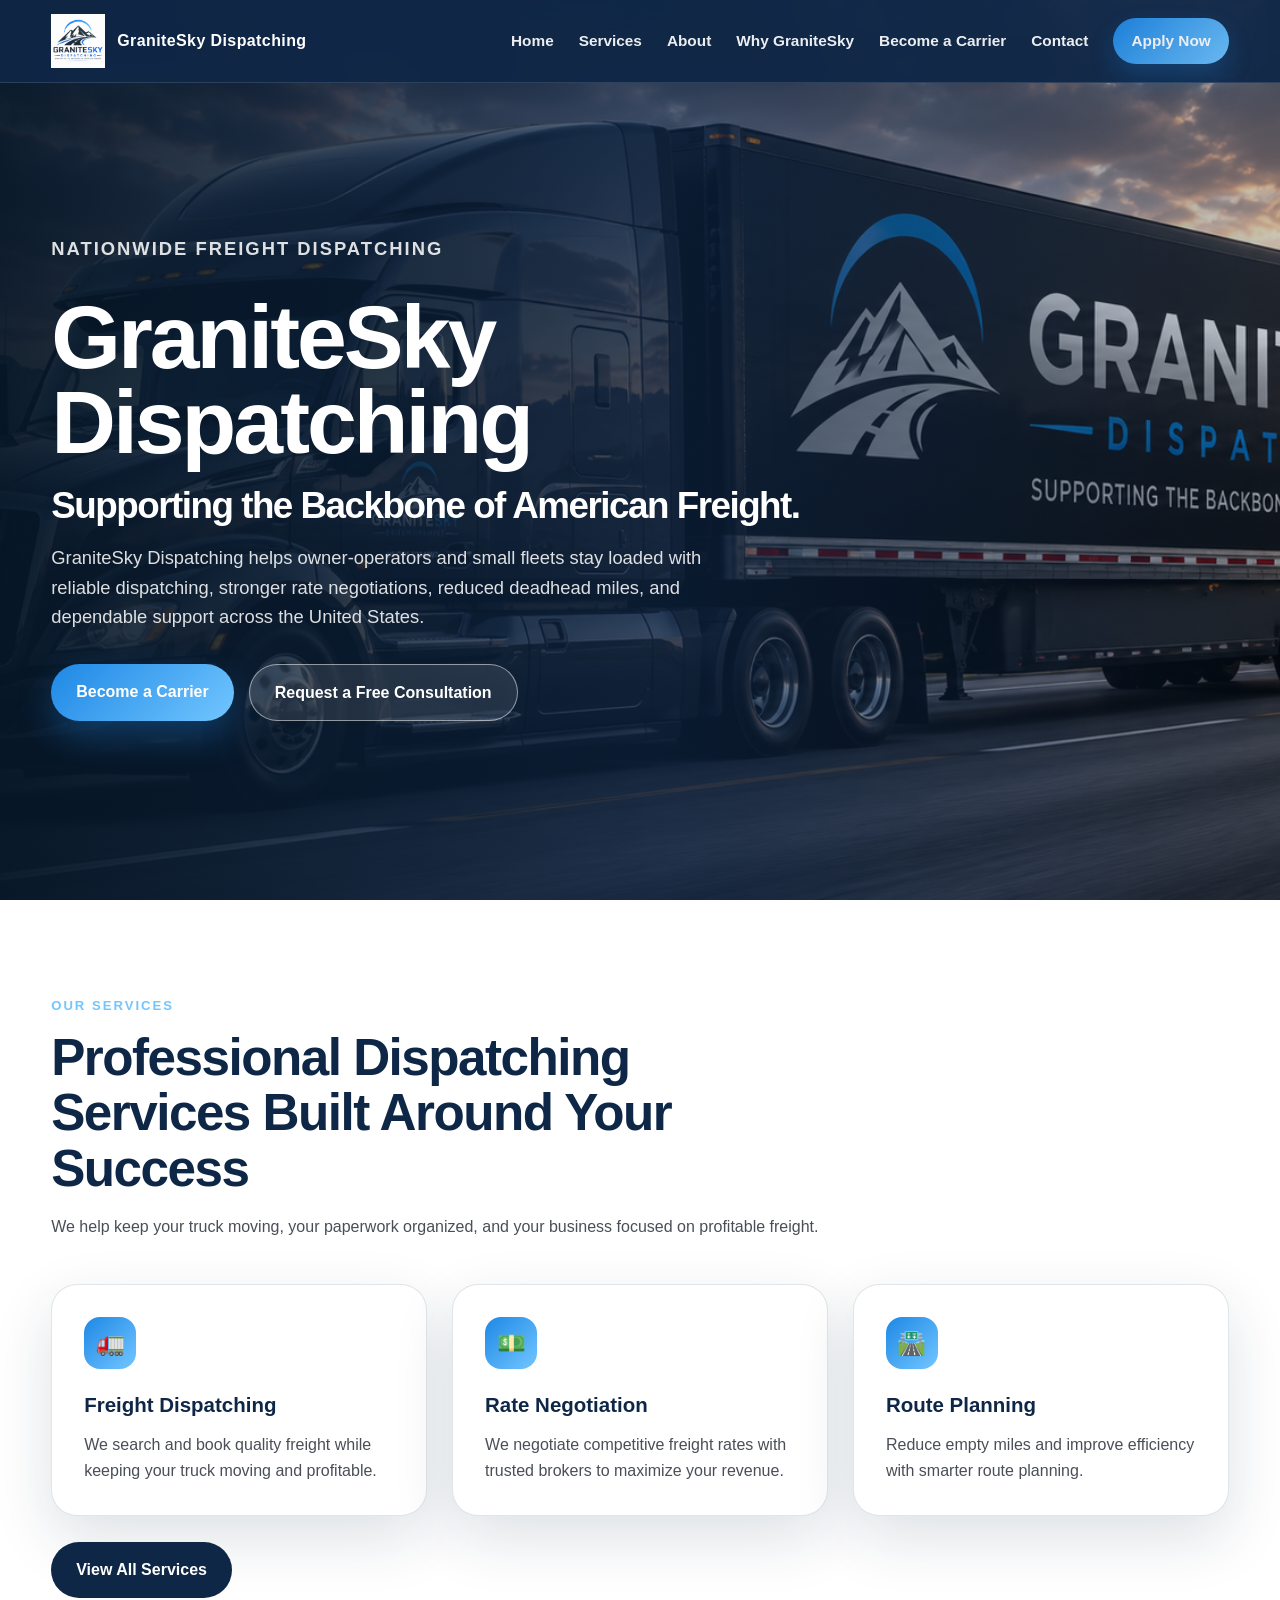
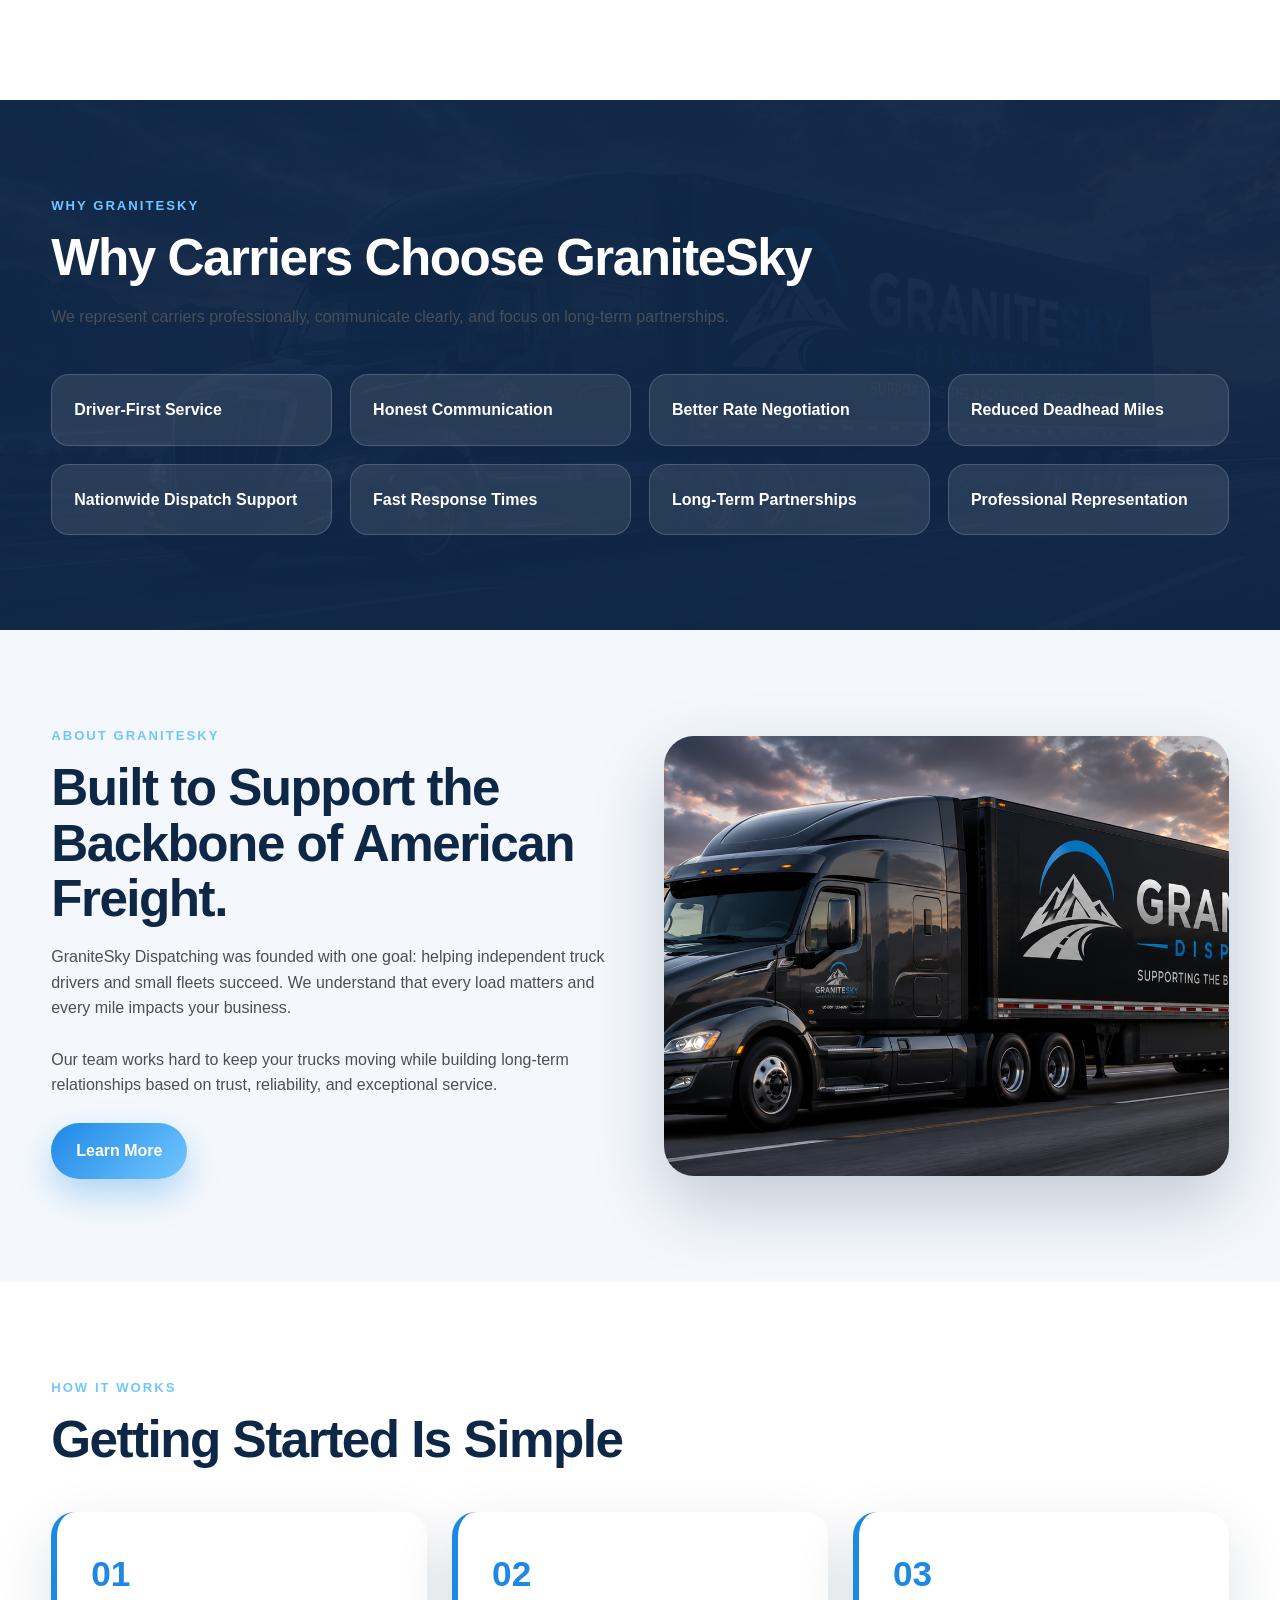
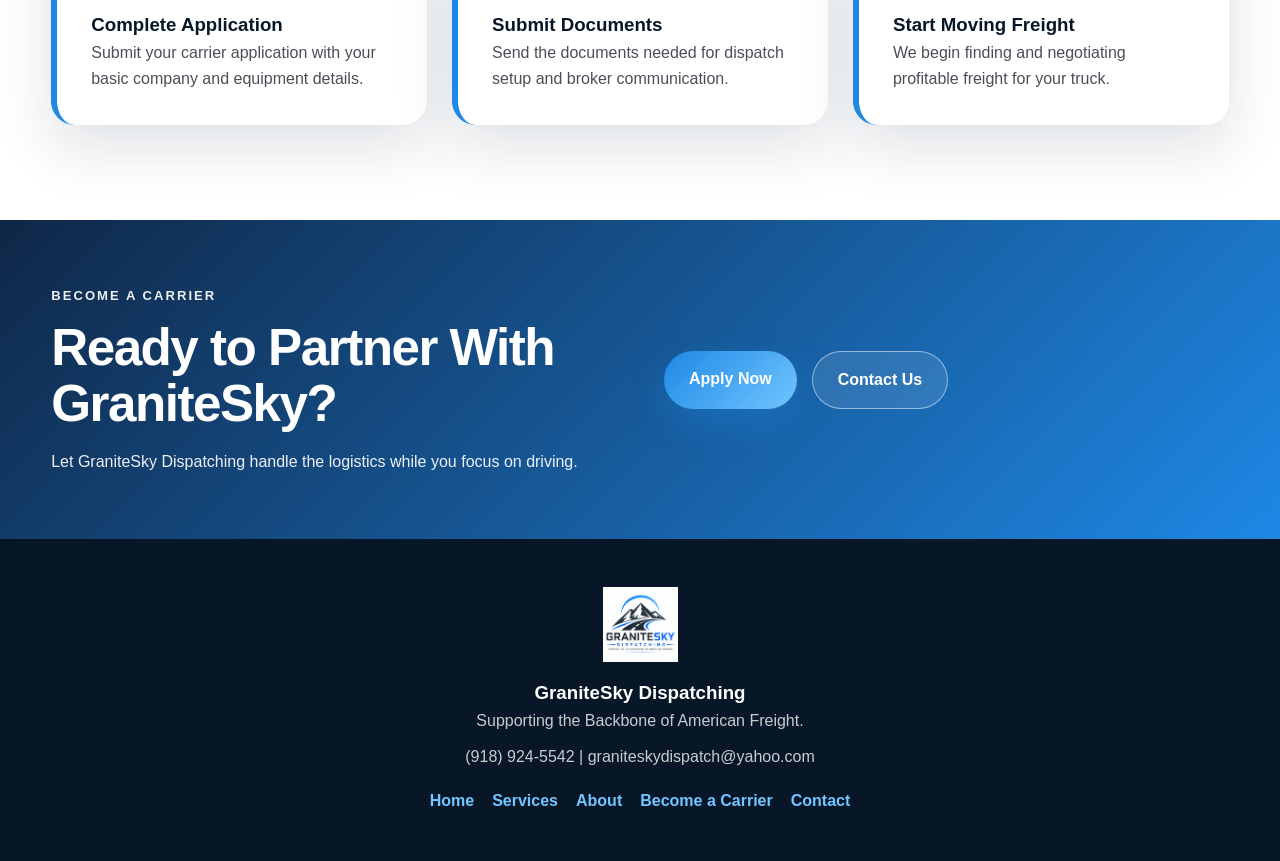
<file: index.html>
<!DOCTYPE html>
<html lang="en">
<head>
  <meta charset="UTF-8" />
  <meta name="viewport" content="width=device-width, initial-scale=1.0" />
  <title>GraniteSky Dispatching | Supporting the Backbone of American Freight</title>
  <meta name="description" content="Professional truck dispatching services for owner-operators and small fleets across the United States." />
  <link rel="stylesheet" href="style.css" />
  <script defer src="script.js"></script>
</head>

<body>

<header class="site-header">
  <div class="container navbar">
    <a href="index.html" class="logo">
      <img src="logo.png" alt="GraniteSky Dispatching Logo">
      <span>GraniteSky Dispatching</span>
    </a>

    <button class="menu-btn">☰</button>

    <nav class="nav-links">
      <a class="active" href="index.html">Home</a>
      <a href="services.html">Services</a>
      <a href="about.html">About</a>
      <a href="why-granitesky.html">Why GraniteSky</a>
      <a href="become-a-carrier.html">Become a Carrier</a>
      <a href="contact.html">Contact</a>
      <a class="nav-cta" href="become-a-carrier.html">Apply Now</a>
    </nav>
  </div>
</header>

<section class="hero" id="home">
  <div class="container">
    <div class="hero-content">
      <p class="eyebrow">Nationwide Freight Dispatching</p>
      <h1>GraniteSky Dispatching</h1>
      <h2>Supporting the Backbone of American Freight.</h2>
      <p>
        GraniteSky Dispatching helps owner-operators and small fleets stay loaded with reliable dispatching,
        stronger rate negotiations, reduced deadhead miles, and dependable support across the United States.
      </p>
      <div class="btn-row">
        <a href="become-a-carrier.html" class="btn btn-primary">Become a Carrier</a>
        <a href="contact.html" class="btn btn-secondary">Request a Free Consultation</a>
      </div>
    </div>
  </div>
</section>

<section class="section">
  <div class="container">
    <div class="section-title">
      <p class="eyebrow">Our Services</p>
      <h2>Professional Dispatching Services Built Around Your Success</h2>
      <p>We help keep your truck moving, your paperwork organized, and your business focused on profitable freight.</p>
    </div>

    <div class="grid-3">
      <div class="card"><div class="icon">🚛</div><h3>Freight Dispatching</h3><p>We search and book quality freight while keeping your truck moving and profitable.</p></div>
      <div class="card"><div class="icon">💵</div><h3>Rate Negotiation</h3><p>We negotiate competitive freight rates with trusted brokers to maximize your revenue.</p></div>
      <div class="card"><div class="icon">🛣️</div><h3>Route Planning</h3><p>Reduce empty miles and improve efficiency with smarter route planning.</p></div>
    </div>

    <br>
    <a href="services.html" class="btn btn-dark">View All Services</a>
  </div>
</section>

<section class="section section-dark">
  <div class="container">
    <div class="section-title">
      <p class="eyebrow">Why GraniteSky</p>
      <h2>Why Carriers Choose GraniteSky</h2>
      <p>We represent carriers professionally, communicate clearly, and focus on long-term partnerships.</p>
    </div>

    <div class="grid-4">
      <div class="feature">Driver-First Service</div>
      <div class="feature">Honest Communication</div>
      <div class="feature">Better Rate Negotiation</div>
      <div class="feature">Reduced Deadhead Miles</div>
      <div class="feature">Nationwide Dispatch Support</div>
      <div class="feature">Fast Response Times</div>
      <div class="feature">Long-Term Partnerships</div>
      <div class="feature">Professional Representation</div>
    </div>
  </div>
</section>

<section class="section section-soft">
  <div class="container split">
    <div>
      <p class="eyebrow">About GraniteSky</p>
      <h2>Built to Support the Backbone of American Freight.</h2>
      <p>
        GraniteSky Dispatching was founded with one goal: helping independent truck drivers and small fleets succeed.
        We understand that every load matters and every mile impacts your business.
      </p>
      <br>
      <p>
        Our team works hard to keep your trucks moving while building long-term relationships based on trust,
        reliability, and exceptional service.
      </p>
      <br>
      <a href="about.html" class="btn btn-primary">Learn More</a>
    </div>

    <div class="photo-card"></div>
  </div>
</section>

<section class="section">
  <div class="container">
    <div class="section-title">
      <p class="eyebrow">How It Works</p>
      <h2>Getting Started Is Simple</h2>
    </div>

    <div class="steps">
      <div class="step"><strong>01</strong><h3>Complete Application</h3><p>Submit your carrier application with your basic company and equipment details.</p></div>
      <div class="step"><strong>02</strong><h3>Submit Documents</h3><p>Send the documents needed for dispatch setup and broker communication.</p></div>
      <div class="step"><strong>03</strong><h3>Start Moving Freight</h3><p>We begin finding and negotiating profitable freight for your truck.</p></div>
    </div>
  </div>
</section>

<section class="cta-band">
  <div class="container split">
    <div>
      <p class="eyebrow">Become a Carrier</p>
      <h2>Ready to Partner With GraniteSky?</h2>
      <p>Let GraniteSky Dispatching handle the logistics while you focus on driving.</p>
    </div>

    <div class="btn-row">
      <a href="become-a-carrier.html" class="btn btn-primary">Apply Now</a>
      <a href="contact.html" class="btn btn-secondary">Contact Us</a>
    </div>
  </div>
</section>

<footer class="site-footer">
  <div class="container">
    <img src="logo.png" alt="GraniteSky Dispatching Logo">
    <h3>GraniteSky Dispatching</h3>
    <p>Supporting the Backbone of American Freight.</p>
    <p>
      <a href="tel:9189245542">(918) 924-5542</a> |
      <a href="mailto:graniteskydispatch@yahoo.com">graniteskydispatch@yahoo.com</a>
    </p>

    <div class="footer-links">
      <a href="index.html">Home</a>
      <a href="services.html">Services</a>
      <a href="about.html">About</a>
      <a href="become-a-carrier.html">Become a Carrier</a>
      <a href="contact.html">Contact</a>
    </div>
  </div>
</footer>

</body>
</html>
</file>
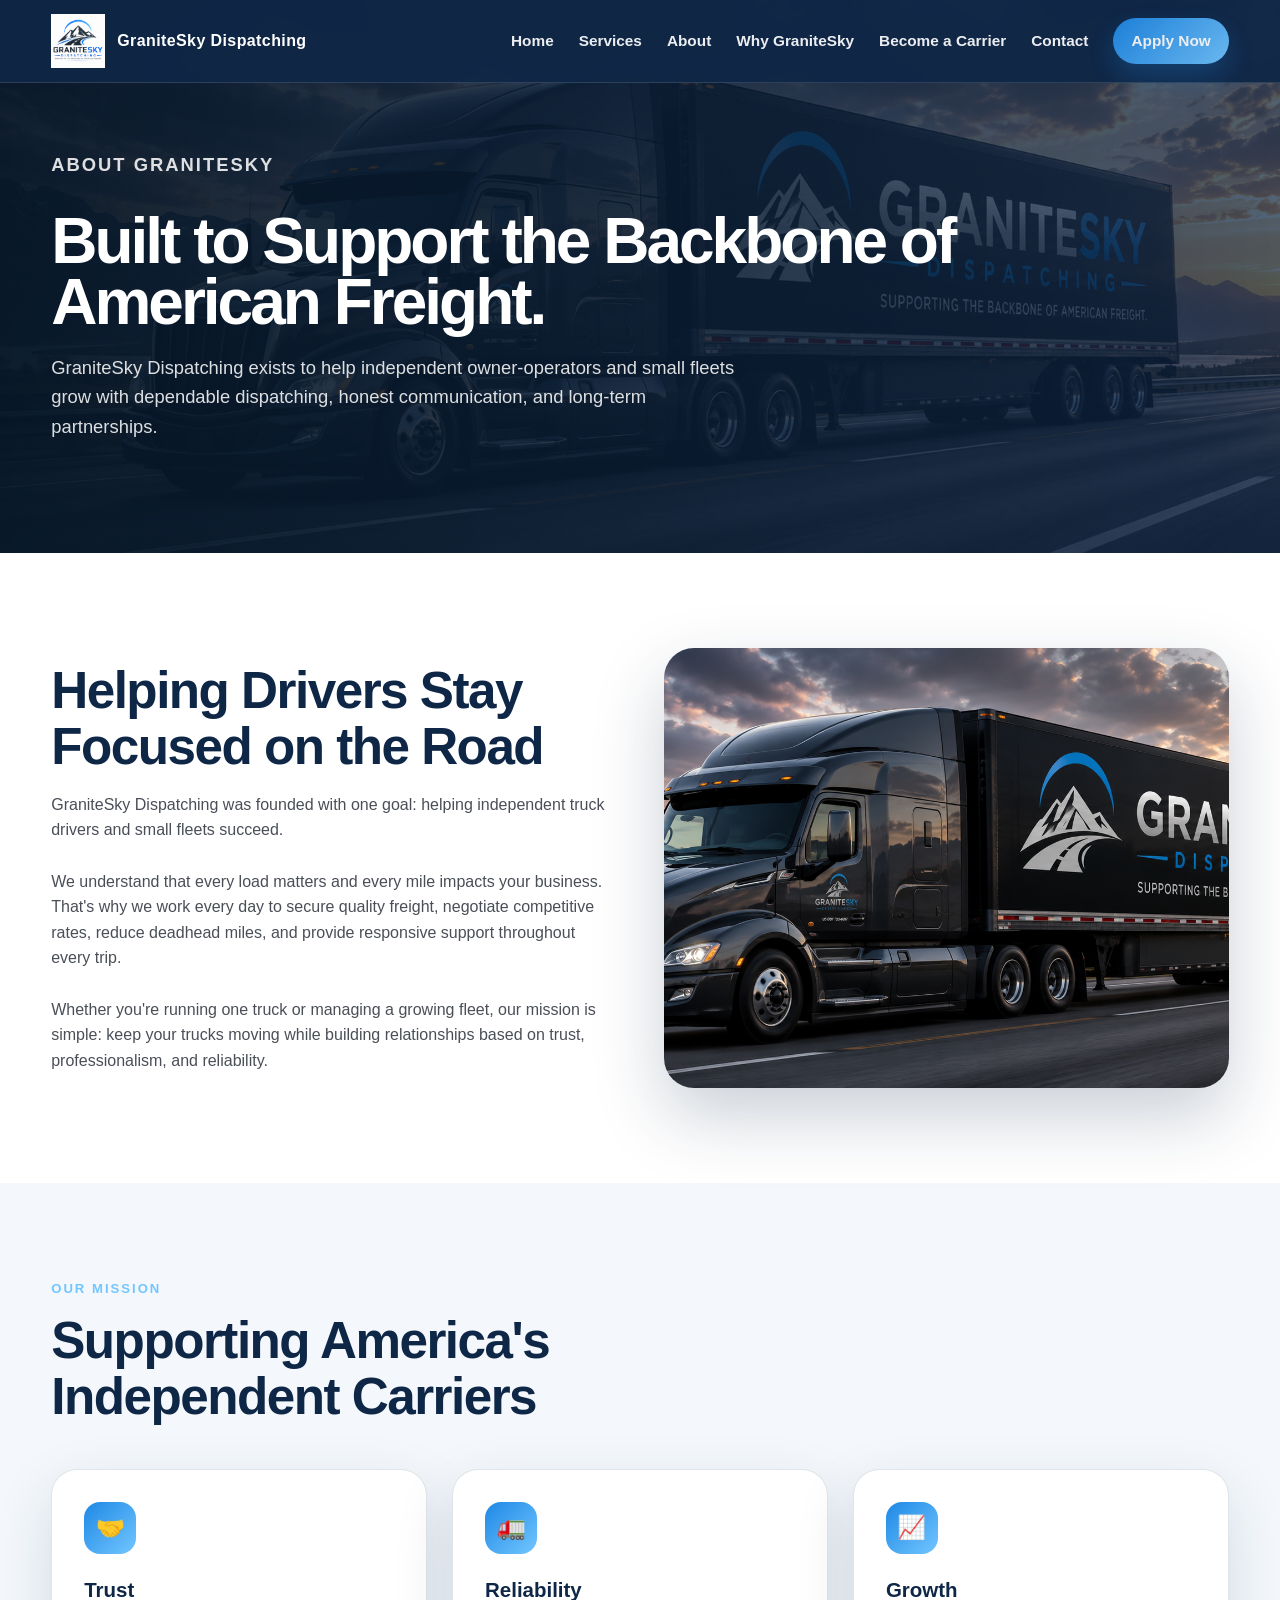
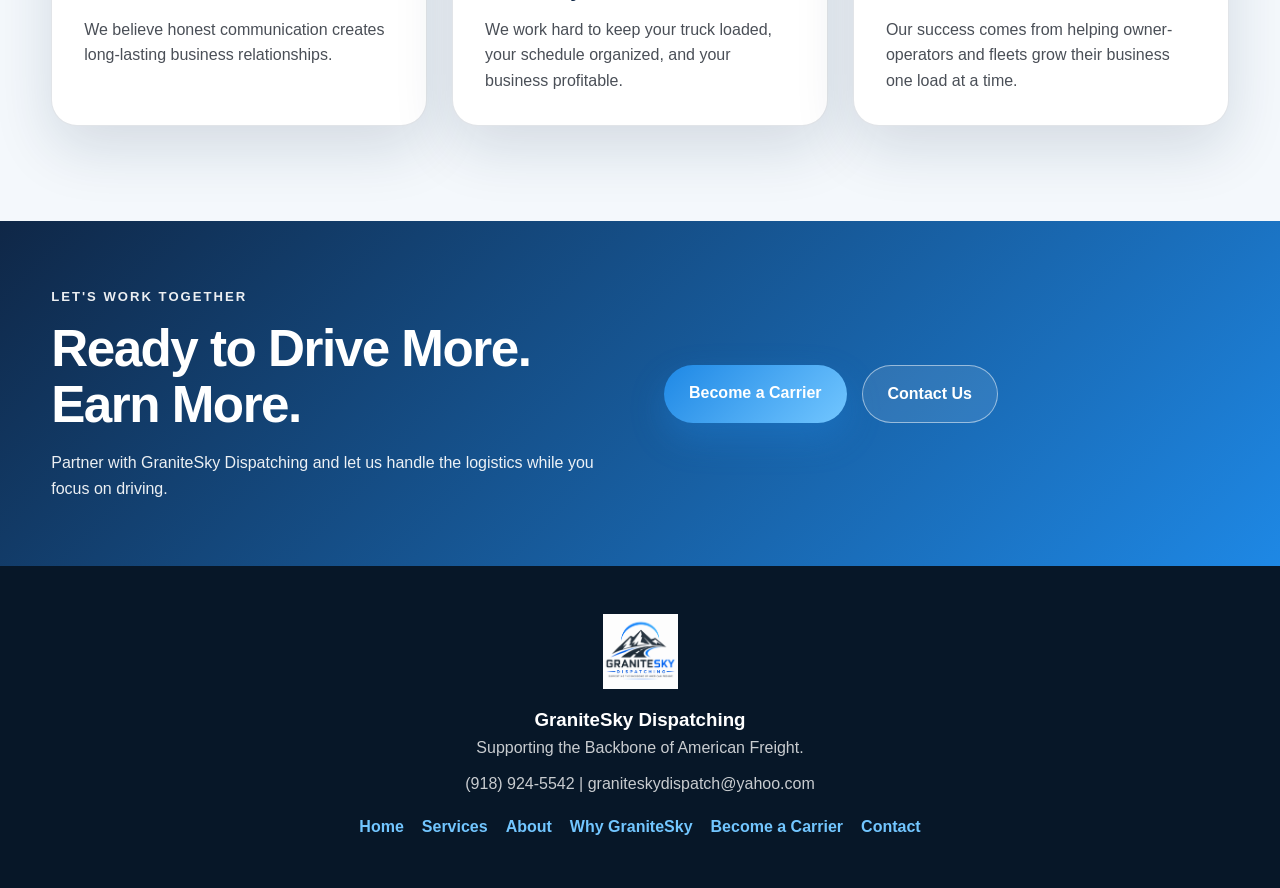
<file: about.html>
<!DOCTYPE html>
<html lang="en">
<head>
    <meta charset="UTF-8">
    <meta name="viewport" content="width=device-width, initial-scale=1.0">
    <title>About GraniteSky Dispatching</title>
    <meta name="description" content="Learn about GraniteSky Dispatching and our commitment to supporting owner-operators and small fleets across America.">
    <link rel="stylesheet" href="style.css">
    <script defer src="script.js"></script>
</head>

<body>

<header class="site-header">
    <div class="container navbar">

        <a href="index.html" class="logo">
            <img src="logo.png" alt="GraniteSky Dispatching">
            <span>GraniteSky Dispatching</span>
        </a>

        <button class="menu-btn">☰</button>

        <nav class="nav-links">
            <a href="index.html">Home</a>
            <a href="services.html">Services</a>
            <a class="active" href="about.html">About</a>
            <a href="why-granitesky.html">Why GraniteSky</a>
            <a href="become-a-carrier.html">Become a Carrier</a>
            <a href="contact.html">Contact</a>
            <a class="nav-cta" href="become-a-carrier.html">Apply Now</a>
        </nav>

    </div>
</header>

<section class="page-hero">
    <div class="container">

        <p class="eyebrow">About GraniteSky</p>

        <h1>Built to Support the Backbone of American Freight.</h1>

        <p>
            GraniteSky Dispatching exists to help independent owner-operators and
            small fleets grow with dependable dispatching, honest communication,
            and long-term partnerships.
        </p>

    </div>
</section>

<section class="section">

    <div class="container split">

        <div>

            <h2>Helping Drivers Stay Focused on the Road</h2>

            <p>
                GraniteSky Dispatching was founded with one goal:
                helping independent truck drivers and small fleets succeed.
            </p>

            <br>

            <p>
                We understand that every load matters and every mile impacts
                your business. That's why we work every day to secure quality
                freight, negotiate competitive rates, reduce deadhead miles,
                and provide responsive support throughout every trip.
            </p>

            <br>

            <p>
                Whether you're running one truck or managing a growing fleet,
                our mission is simple:
                keep your trucks moving while building relationships based on
                trust, professionalism, and reliability.
            </p>

        </div>

        <div class="photo-card"></div>

    </div>

</section>

<section class="section section-soft">

    <div class="container">

        <div class="section-title">
            <p class="eyebrow">Our Mission</p>
            <h2>Supporting America's Independent Carriers</h2>
        </div>

        <div class="grid-3">

            <div class="card">
                <div class="icon">🤝</div>
                <h3>Trust</h3>
                <p>
                    We believe honest communication creates long-lasting
                    business relationships.
                </p>
            </div>

            <div class="card">
                <div class="icon">🚛</div>
                <h3>Reliability</h3>
                <p>
                    We work hard to keep your truck loaded,
                    your schedule organized,
                    and your business profitable.
                </p>
            </div>

            <div class="card">
                <div class="icon">📈</div>
                <h3>Growth</h3>
                <p>
                    Our success comes from helping owner-operators
                    and fleets grow their business one load at a time.
                </p>
            </div>

        </div>

    </div>

</section>

<section class="cta-band">

    <div class="container split">

        <div>

            <p class="eyebrow">Let's Work Together</p>

            <h2>Ready to Drive More. Earn More.</h2>

            <p>
                Partner with GraniteSky Dispatching and let us handle
                the logistics while you focus on driving.
            </p>

        </div>

        <div class="btn-row">

            <a href="become-a-carrier.html" class="btn btn-primary">
                Become a Carrier
            </a>

            <a href="contact.html" class="btn btn-secondary">
                Contact Us
            </a>

        </div>

    </div>

</section>

<footer class="site-footer">

    <div class="container">

        <img src="logo.png" alt="GraniteSky Dispatching">

        <h3>GraniteSky Dispatching</h3>

        <p>Supporting the Backbone of American Freight.</p>

        <p>
            <a href="tel:9189245542">(918) 924-5542</a> |
            <a href="mailto:graniteskydispatch@yahoo.com">
                graniteskydispatch@yahoo.com
            </a>
        </p>

        <div class="footer-links">

            <a href="index.html">Home</a>
            <a href="services.html">Services</a>
            <a href="about.html">About</a>
            <a href="why-granitesky.html">Why GraniteSky</a>
            <a href="become-a-carrier.html">Become a Carrier</a>
            <a href="contact.html">Contact</a>

        </div>

    </div>

</footer>

</body>
</html>
</file>
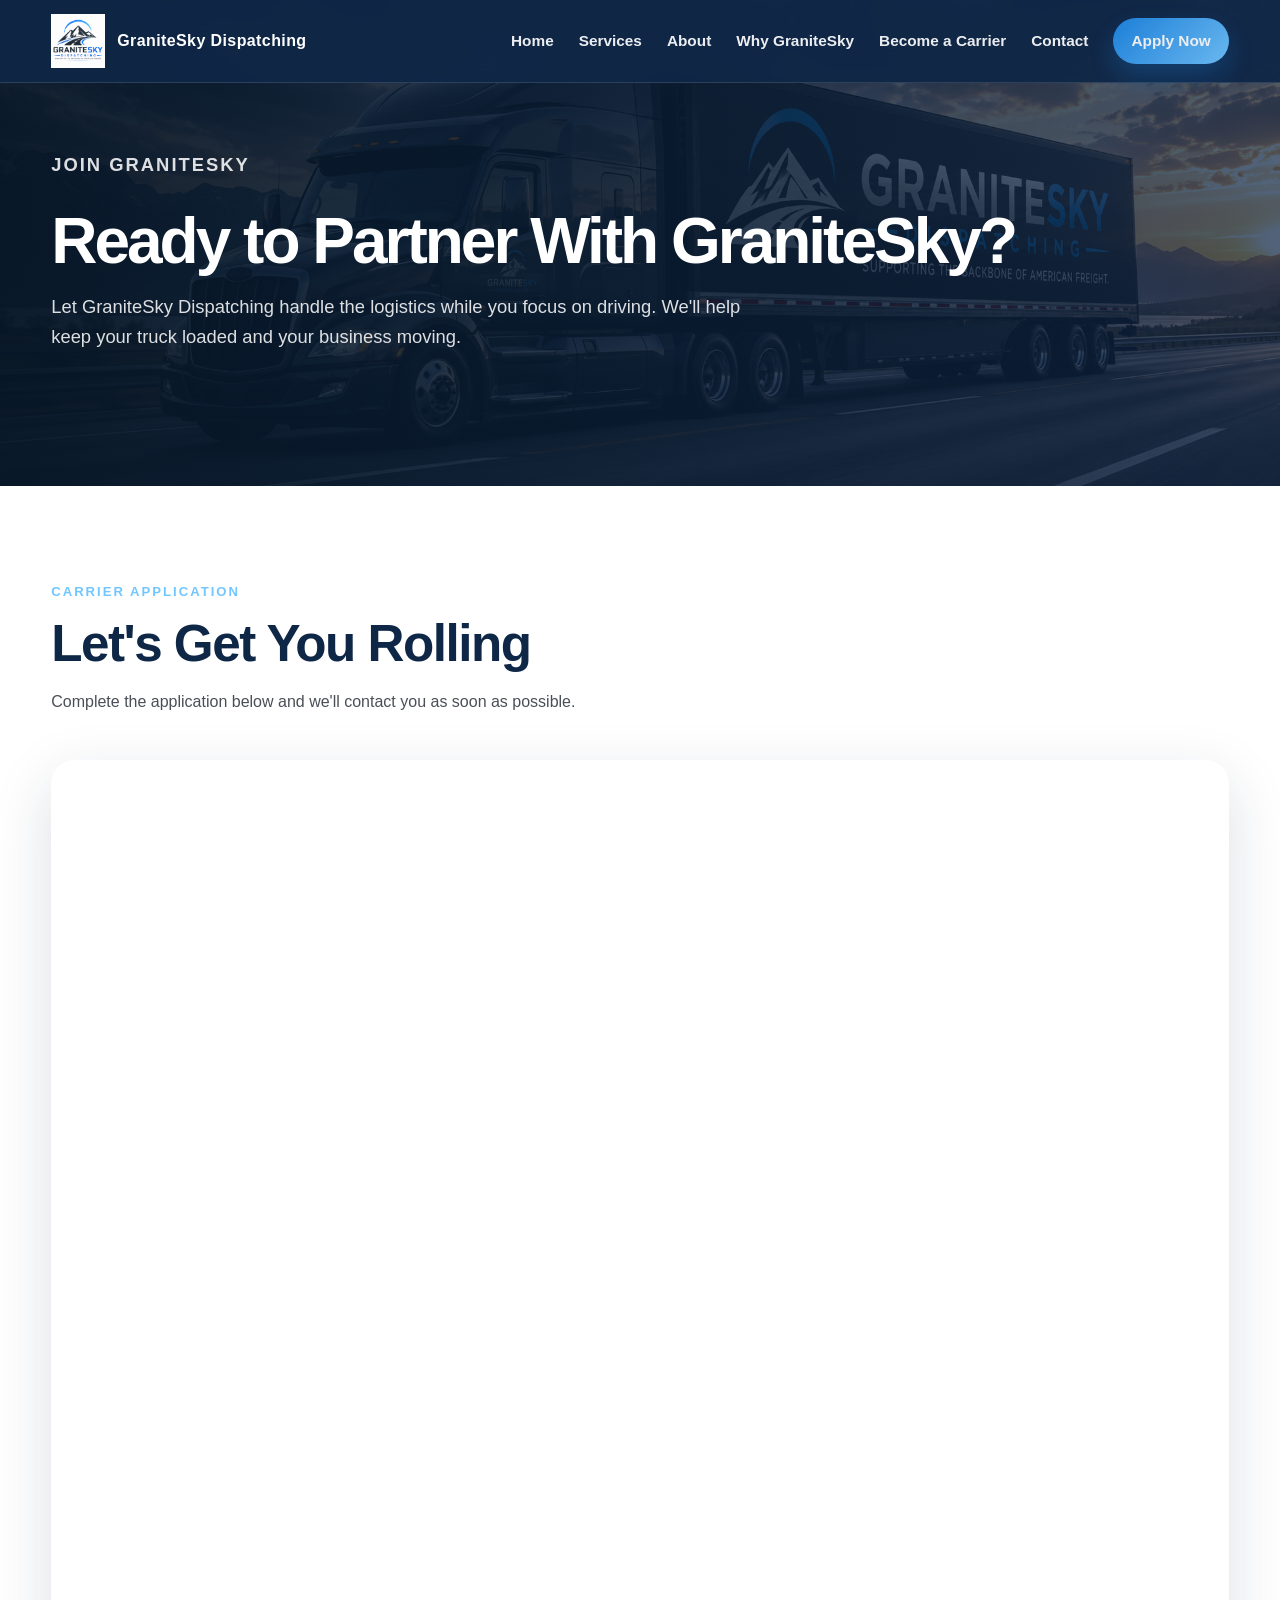
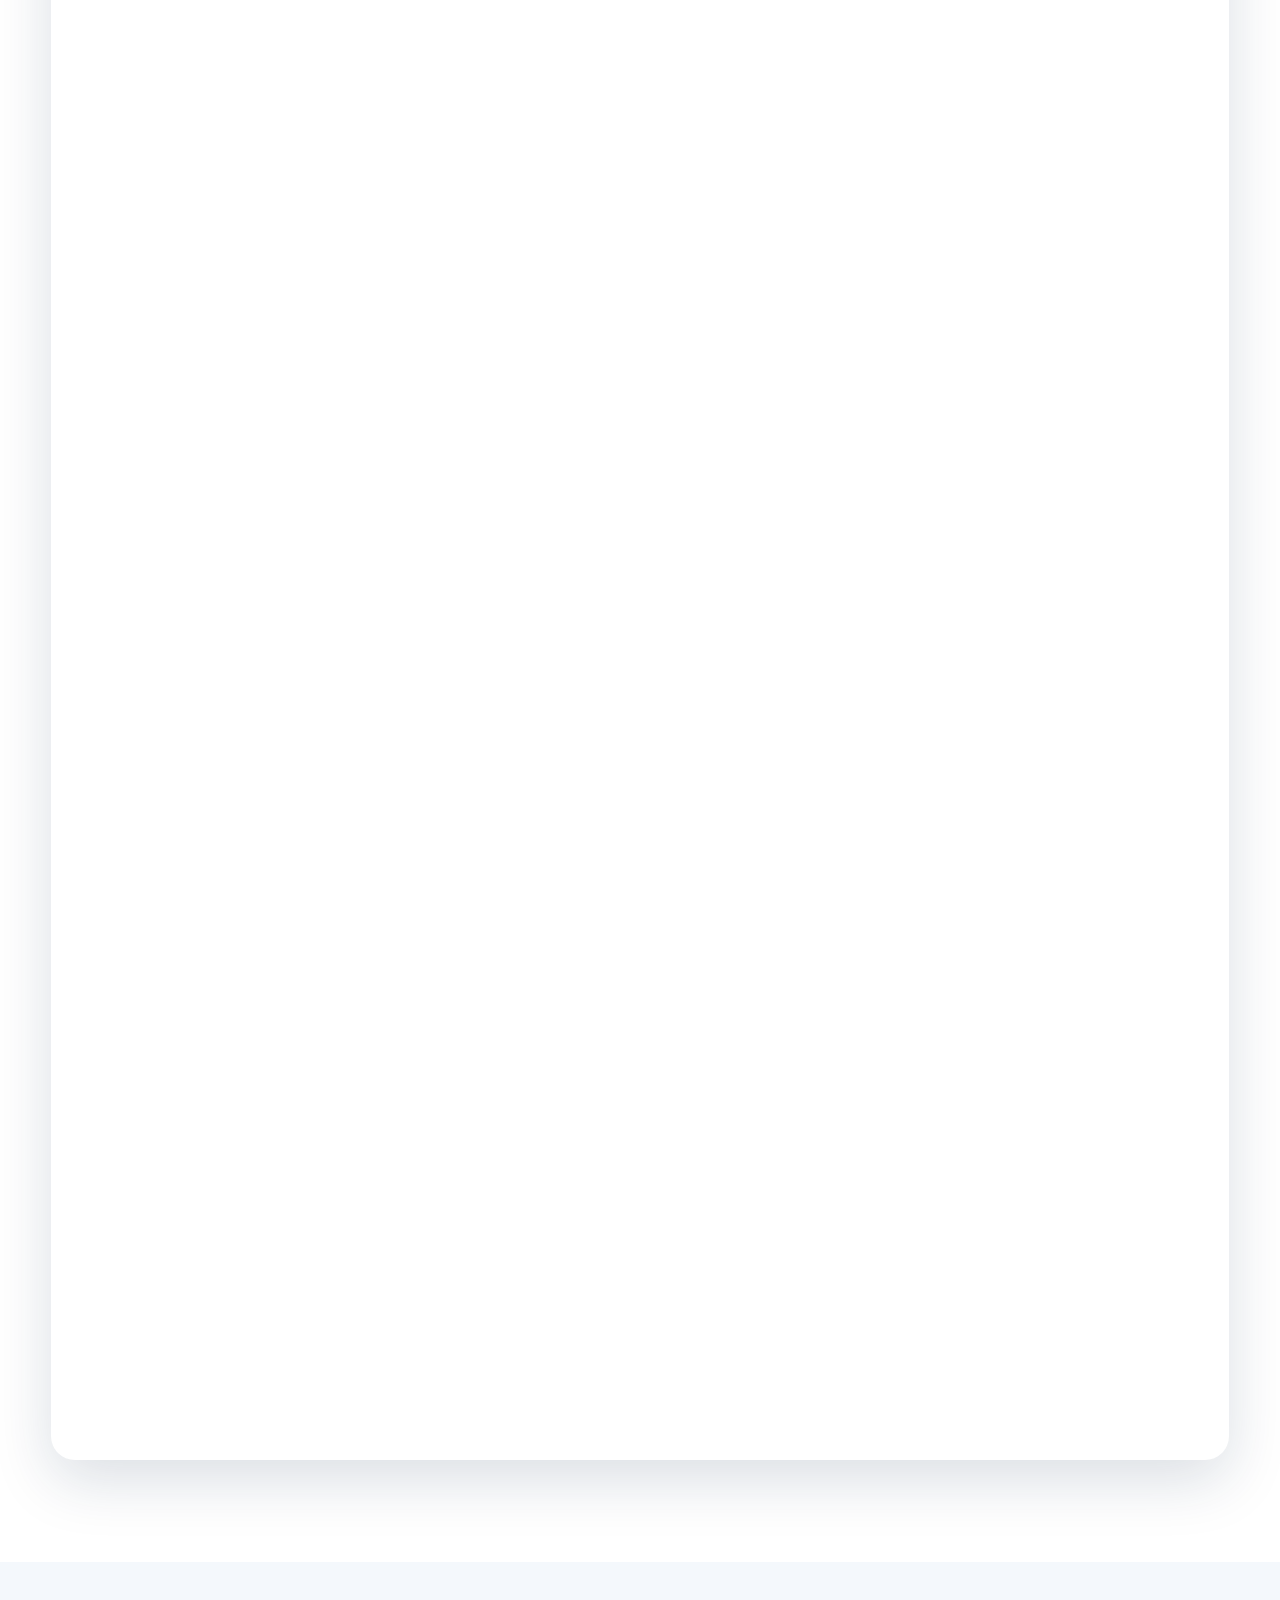
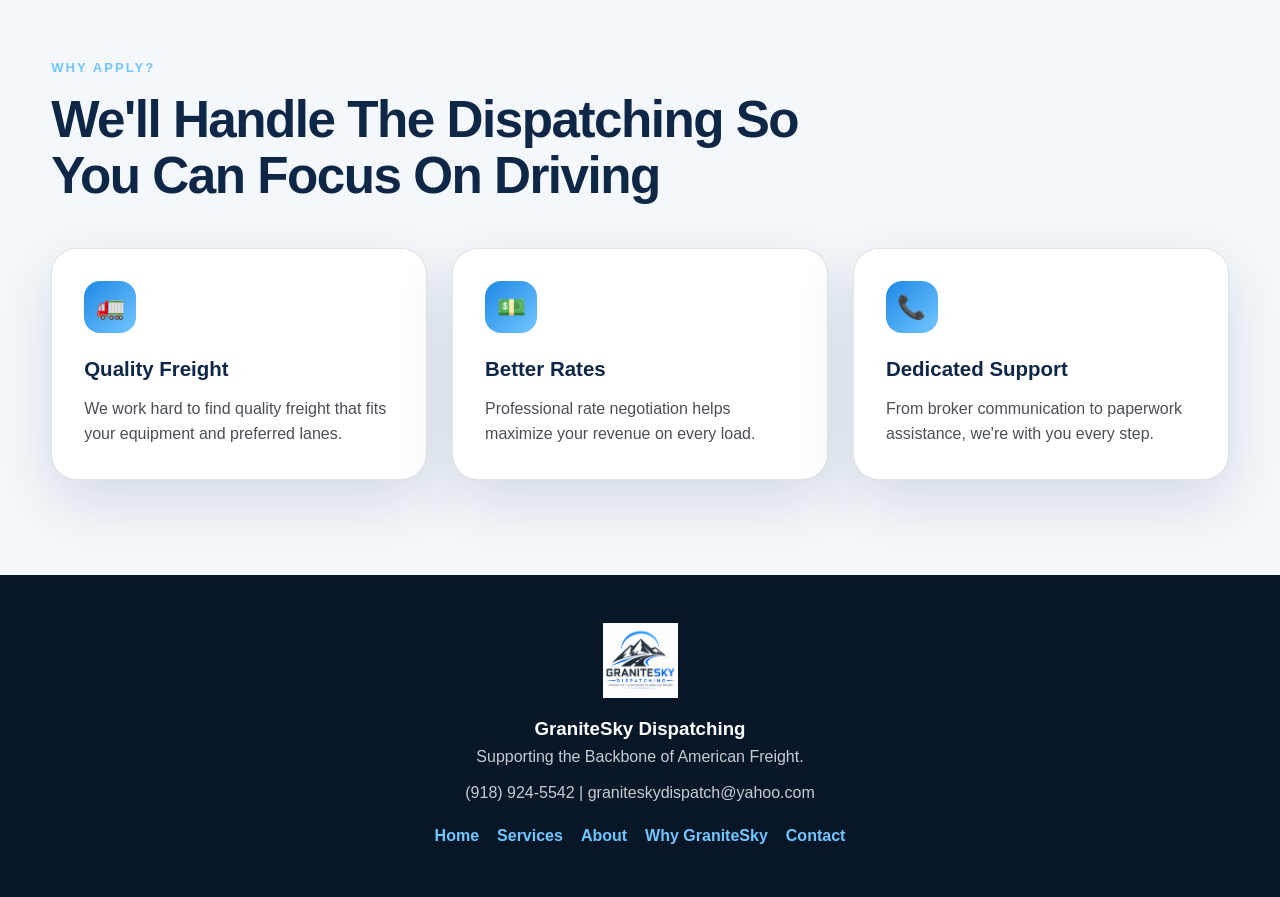
<file: become-a-carrier.html>
<!DOCTYPE html>
<html lang="en">
<head>
<meta charset="UTF-8">
<meta name="viewport" content="width=device-width, initial-scale=1.0">
<title>Become a Carrier | GraniteSky Dispatching</title>
<meta name="description" content="Apply to become a carrier with GraniteSky Dispatching. Professional nationwide dispatching for owner operators and small fleets.">
<link rel="stylesheet" href="style.css">
<script defer src="script.js"></script>
</head>

<body>

<header class="site-header">
<div class="container navbar">

<a href="index.html" class="logo">
<img src="logo.png" alt="GraniteSky Dispatching">
<span>GraniteSky Dispatching</span>
</a>

<button class="menu-btn">☰</button>

<nav class="nav-links">
<a href="index.html">Home</a>
<a href="services.html">Services</a>
<a href="about.html">About</a>
<a href="why-granitesky.html">Why GraniteSky</a>
<a class="active" href="become-a-carrier.html">Become a Carrier</a>
<a href="contact.html">Contact</a>
<a class="nav-cta" href="#carrier-form">Apply Now</a>
</nav>

</div>
</header>

<section class="page-hero">
<div class="container">
<p class="eyebrow">Join GraniteSky</p>
<h1>Ready to Partner With GraniteSky?</h1>
<p>
Let GraniteSky Dispatching handle the logistics while you focus on driving.
We'll help keep your truck loaded and your business moving.
</p>
</div>
</section>

<section class="section" id="carrier-form">
<div class="container">

<div class="section-title">
<p class="eyebrow">Carrier Application</p>
<h2>Let's Get You Rolling</h2>
<p>Complete the application below and we'll contact you as soon as possible.</p>
</div>

<div class="carrier-form-wrapper">
<iframe
id="JotFormIFrame-261787711608061"
title="GraniteSky Dispatching Carrier Application"
src="https://form.jotform.com/261787711608061"
frameborder="0"
scrolling="yes"
style="width:100%; height:2300px; border:none; border-radius:24px; background:#ffffff; box-shadow:0 20px 60px rgba(15,39,71,.15);">
</iframe>
</div>

</div>
</section>

<section class="section section-soft">
<div class="container">

<div class="section-title">
<p class="eyebrow">Why Apply?</p>
<h2>We'll Handle The Dispatching So You Can Focus On Driving</h2>
</div>

<div class="grid-3">

<div class="card">
<div class="icon">🚛</div>
<h3>Quality Freight</h3>
<p>We work hard to find quality freight that fits your equipment and preferred lanes.</p>
</div>

<div class="card">
<div class="icon">💵</div>
<h3>Better Rates</h3>
<p>Professional rate negotiation helps maximize your revenue on every load.</p>
</div>

<div class="card">
<div class="icon">📞</div>
<h3>Dedicated Support</h3>
<p>From broker communication to paperwork assistance, we're with you every step.</p>
</div>

</div>
</div>
</section>

<footer class="site-footer">
<div class="container">

<img src="logo.png" alt="GraniteSky Dispatching">

<h3>GraniteSky Dispatching</h3>
<p>Supporting the Backbone of American Freight.</p>

<p>
<a href="tel:9189245542">(918) 924-5542</a>
|
<a href="mailto:graniteskydispatch@yahoo.com">graniteskydispatch@yahoo.com</a>
</p>

<div class="footer-links">
<a href="index.html">Home</a>
<a href="services.html">Services</a>
<a href="about.html">About</a>
<a href="why-granitesky.html">Why GraniteSky</a>
<a href="contact.html">Contact</a>
</div>

</div>
</footer>

</body>
</html>
</file>
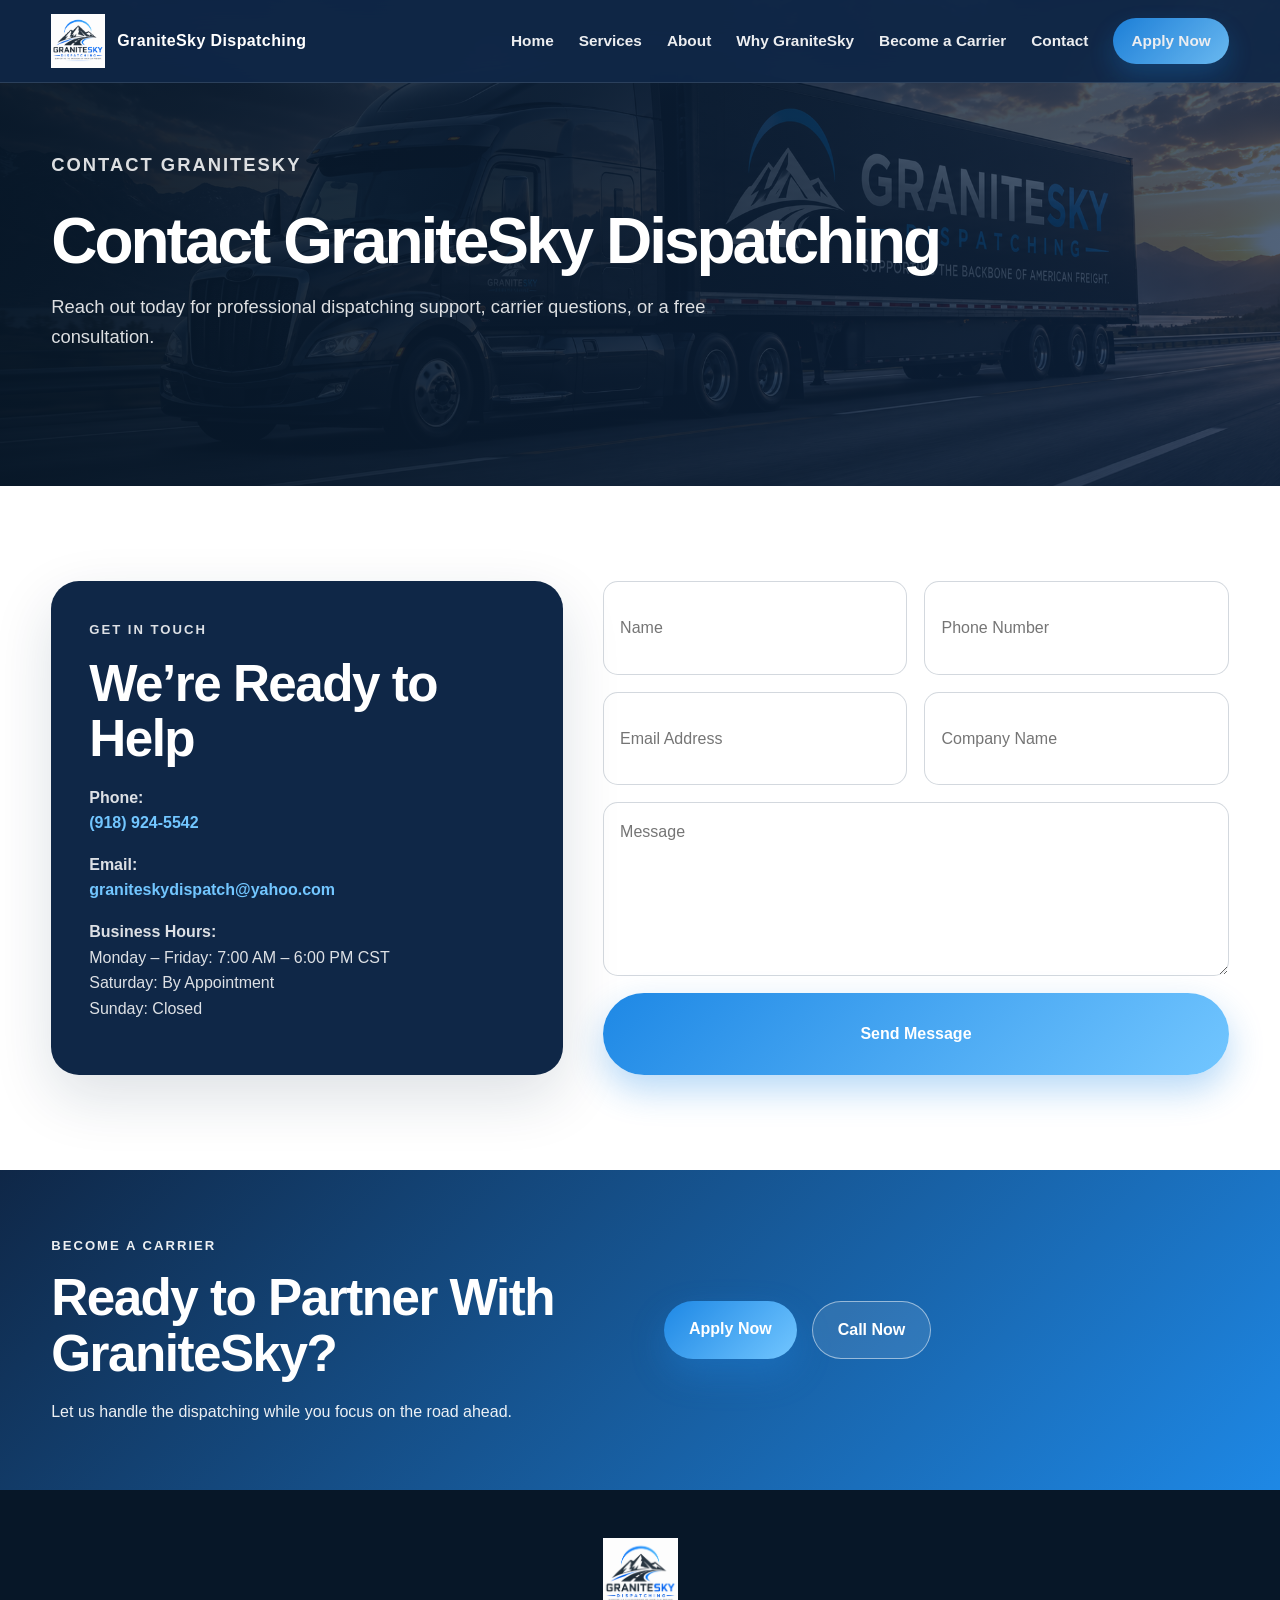
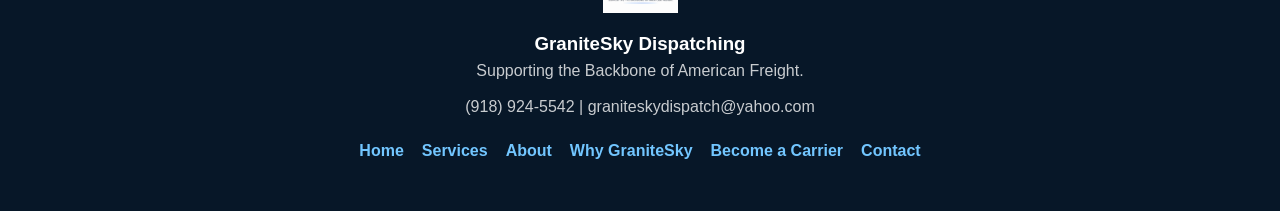
<file: contact.html>
<!DOCTYPE html>
<html lang="en">
<head>
  <meta charset="UTF-8">
  <meta name="viewport" content="width=device-width, initial-scale=1.0">
  <title>Contact | GraniteSky Dispatching</title>
  <meta name="description" content="Contact GraniteSky Dispatching for nationwide truck dispatching support. Call (918) 924-5542 or email graniteskydispatch@yahoo.com.">
  <link rel="stylesheet" href="style.css">
  <script defer src="script.js"></script>
</head>

<body>

<header class="site-header">
  <div class="container navbar">
    <a href="index.html" class="logo">
      <img src="logo.png" alt="GraniteSky Dispatching">
      <span>GraniteSky Dispatching</span>
    </a>

    <button class="menu-btn">☰</button>

    <nav class="nav-links">
      <a href="index.html">Home</a>
      <a href="services.html">Services</a>
      <a href="about.html">About</a>
      <a href="why-granitesky.html">Why GraniteSky</a>
      <a href="become-a-carrier.html">Become a Carrier</a>
      <a class="active" href="contact.html">Contact</a>
      <a class="nav-cta" href="become-a-carrier.html">Apply Now</a>
    </nav>
  </div>
</header>

<section class="page-hero">
  <div class="container">
    <p class="eyebrow">Contact GraniteSky</p>
    <h1>Contact GraniteSky Dispatching</h1>
    <p>Reach out today for professional dispatching support, carrier questions, or a free consultation.</p>
  </div>
</section>

<section class="section">
  <div class="container contact-grid">

    <div class="contact-panel">
      <p class="eyebrow">Get In Touch</p>
      <h2>We’re Ready to Help</h2>

      <p><strong>Phone:</strong><br>
        <a href="tel:9189245542">(918) 924-5542</a>
      </p>

      <p><strong>Email:</strong><br>
        <a href="mailto:graniteskydispatch@yahoo.com">graniteskydispatch@yahoo.com</a>
      </p>

      <p><strong>Business Hours:</strong><br>
        Monday – Friday: 7:00 AM – 6:00 PM CST<br>
        Saturday: By Appointment<br>
        Sunday: Closed
      </p>
    </div>

    <form class="form-grid"
      action="https://formsubmit.co/graniteskydispatch@yahoo.com"
      method="POST">

      <input type="hidden" name="_subject" value="New GraniteSky Contact Message">
      <input type="hidden" name="_captcha" value="false">
      <input type="hidden" name="_template" value="table">

      <input type="text" name="Name" placeholder="Name" required>
      <input type="tel" name="Phone" placeholder="Phone Number">
      <input type="email" name="Email" placeholder="Email Address" required>
      <input type="text" name="Company" placeholder="Company Name">
      <textarea name="Message" placeholder="Message" required></textarea>

      <button class="btn btn-primary" type="submit">Send Message</button>
    </form>

  </div>
</section>

<section class="cta-band">
  <div class="container split">
    <div>
      <p class="eyebrow">Become a Carrier</p>
      <h2>Ready to Partner With GraniteSky?</h2>
      <p>Let us handle the dispatching while you focus on the road ahead.</p>
    </div>

    <div class="btn-row">
      <a href="become-a-carrier.html" class="btn btn-primary">Apply Now</a>
      <a href="tel:9189245542" class="btn btn-secondary">Call Now</a>
    </div>
  </div>
</section>

<footer class="site-footer">
  <div class="container">
    <img src="logo.png" alt="GraniteSky Dispatching">
    <h3>GraniteSky Dispatching</h3>
    <p>Supporting the Backbone of American Freight.</p>

    <p>
      <a href="tel:9189245542">(918) 924-5542</a> |
      <a href="mailto:graniteskydispatch@yahoo.com">graniteskydispatch@yahoo.com</a>
    </p>

    <div class="footer-links">
      <a href="index.html">Home</a>
      <a href="services.html">Services</a>
      <a href="about.html">About</a>
      <a href="why-granitesky.html">Why GraniteSky</a>
      <a href="become-a-carrier.html">Become a Carrier</a>
      <a href="contact.html">Contact</a>
    </div>
  </div>
</footer>

</body>
</html>
</file>
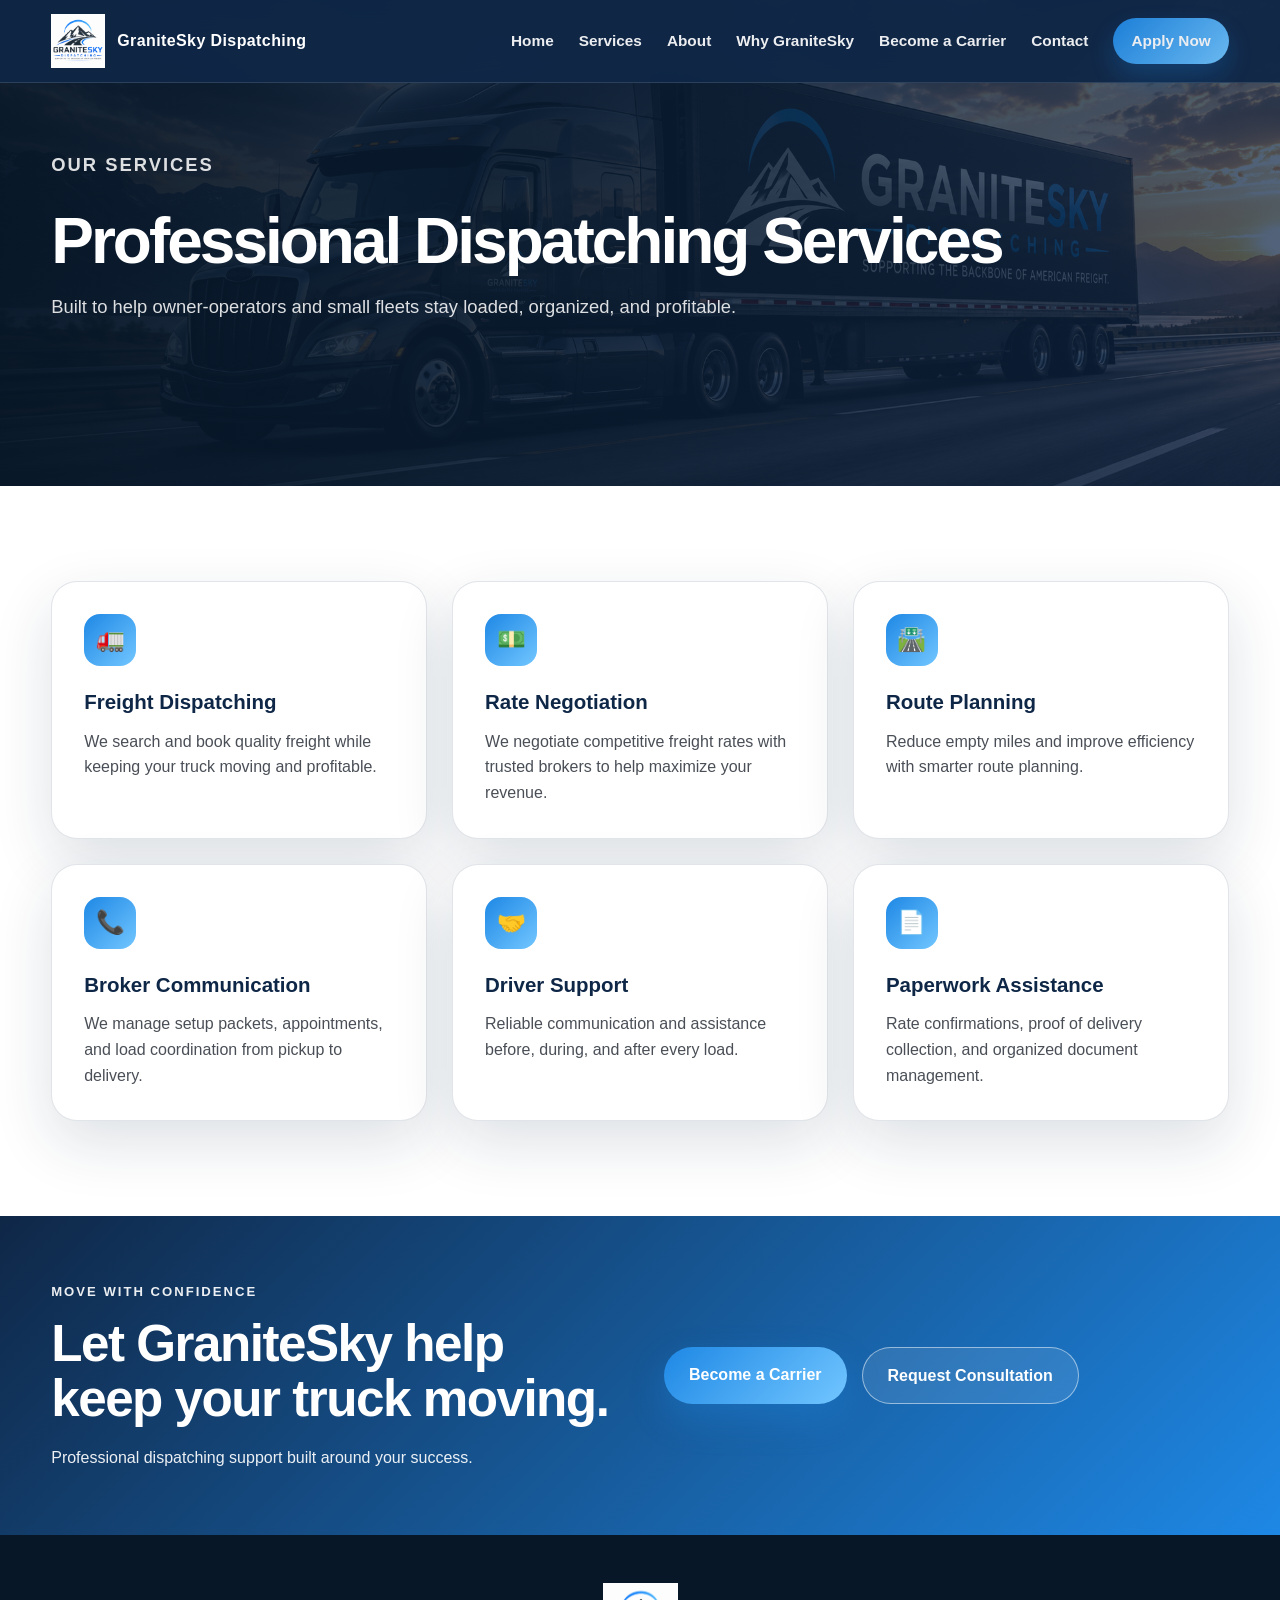
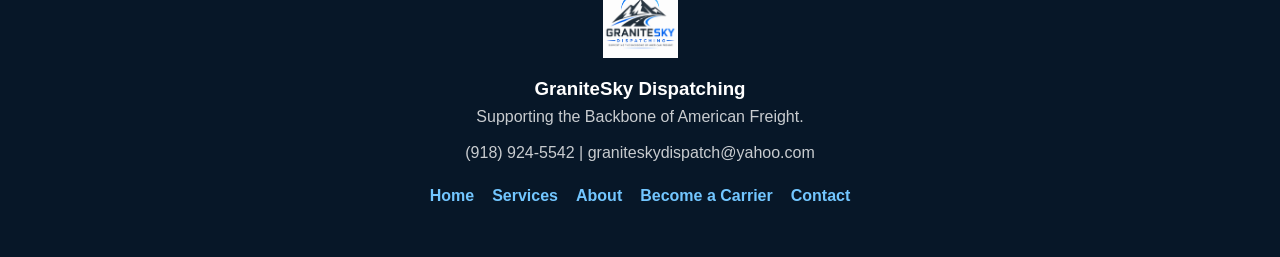
<file: services.html>
<!DOCTYPE html>
<html lang="en">
<head>
  <meta charset="UTF-8" />
  <meta name="viewport" content="width=device-width, initial-scale=1.0" />
  <title>Services | GraniteSky Dispatching</title>
  <meta name="description" content="Truck dispatching, rate negotiation, route planning, broker communication, driver support, and paperwork assistance." />
  <link rel="stylesheet" href="style.css" />
  <script defer src="script.js"></script>
</head>

<body>

<header class="site-header">
  <div class="container navbar">
    <a href="index.html" class="logo">
      <img src="logo.png" alt="GraniteSky Dispatching Logo">
      <span>GraniteSky Dispatching</span>
    </a>

    <button class="menu-btn">☰</button>

    <nav class="nav-links">
      <a href="index.html">Home</a>
      <a class="active" href="services.html">Services</a>
      <a href="about.html">About</a>
      <a href="why-granitesky.html">Why GraniteSky</a>
      <a href="become-a-carrier.html">Become a Carrier</a>
      <a href="contact.html">Contact</a>
      <a class="nav-cta" href="become-a-carrier.html">Apply Now</a>
    </nav>
  </div>
</header>

<section class="page-hero">
  <div class="container">
    <p class="eyebrow">Our Services</p>
    <h1>Professional Dispatching Services</h1>
    <p>Built to help owner-operators and small fleets stay loaded, organized, and profitable.</p>
  </div>
</section>

<section class="section">
  <div class="container">
    <div class="grid-3">
      <div class="card">
        <div class="icon">🚛</div>
        <h3>Freight Dispatching</h3>
        <p>We search and book quality freight while keeping your truck moving and profitable.</p>
      </div>

      <div class="card">
        <div class="icon">💵</div>
        <h3>Rate Negotiation</h3>
        <p>We negotiate competitive freight rates with trusted brokers to help maximize your revenue.</p>
      </div>

      <div class="card">
        <div class="icon">🛣️</div>
        <h3>Route Planning</h3>
        <p>Reduce empty miles and improve efficiency with smarter route planning.</p>
      </div>

      <div class="card">
        <div class="icon">📞</div>
        <h3>Broker Communication</h3>
        <p>We manage setup packets, appointments, and load coordination from pickup to delivery.</p>
      </div>

      <div class="card">
        <div class="icon">🤝</div>
        <h3>Driver Support</h3>
        <p>Reliable communication and assistance before, during, and after every load.</p>
      </div>

      <div class="card">
        <div class="icon">📄</div>
        <h3>Paperwork Assistance</h3>
        <p>Rate confirmations, proof of delivery collection, and organized document management.</p>
      </div>
    </div>
  </div>
</section>

<section class="cta-band">
  <div class="container split">
    <div>
      <p class="eyebrow">Move With Confidence</p>
      <h2>Let GraniteSky help keep your truck moving.</h2>
      <p>Professional dispatching support built around your success.</p>
    </div>
    <div class="btn-row">
      <a href="become-a-carrier.html" class="btn btn-primary">Become a Carrier</a>
      <a href="contact.html" class="btn btn-secondary">Request Consultation</a>
    </div>
  </div>
</section>

<footer class="site-footer">
  <div class="container">
    <img src="logo.png" alt="GraniteSky Dispatching Logo">
    <h3>GraniteSky Dispatching</h3>
    <p>Supporting the Backbone of American Freight.</p>
    <p><a href="tel:9189245542">(918) 924-5542</a> | <a href="mailto:graniteskydispatch@yahoo.com">graniteskydispatch@yahoo.com</a></p>
    <div class="footer-links">
      <a href="index.html">Home</a>
      <a href="services.html">Services</a>
      <a href="about.html">About</a>
      <a href="become-a-carrier.html">Become a Carrier</a>
      <a href="contact.html">Contact</a>
    </div>
  </div>
</footer>

</body>
</html>
</file>
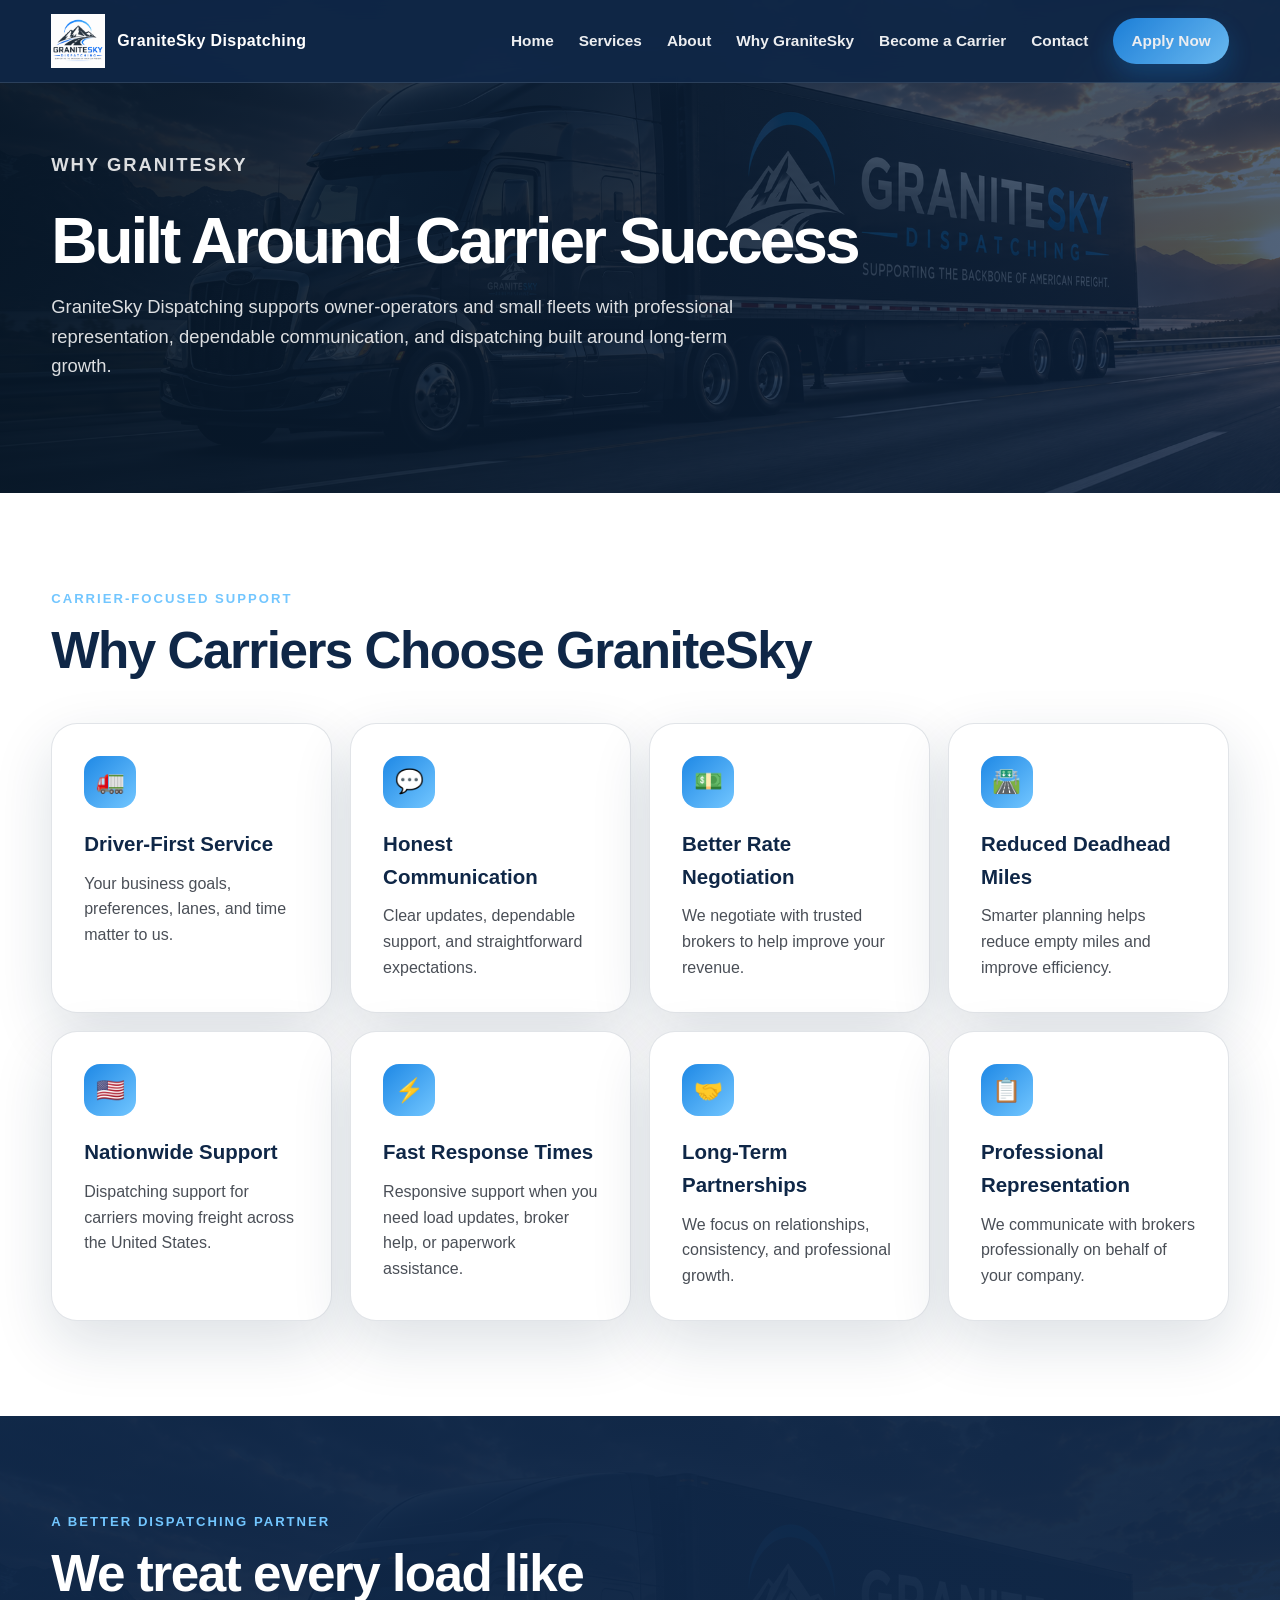
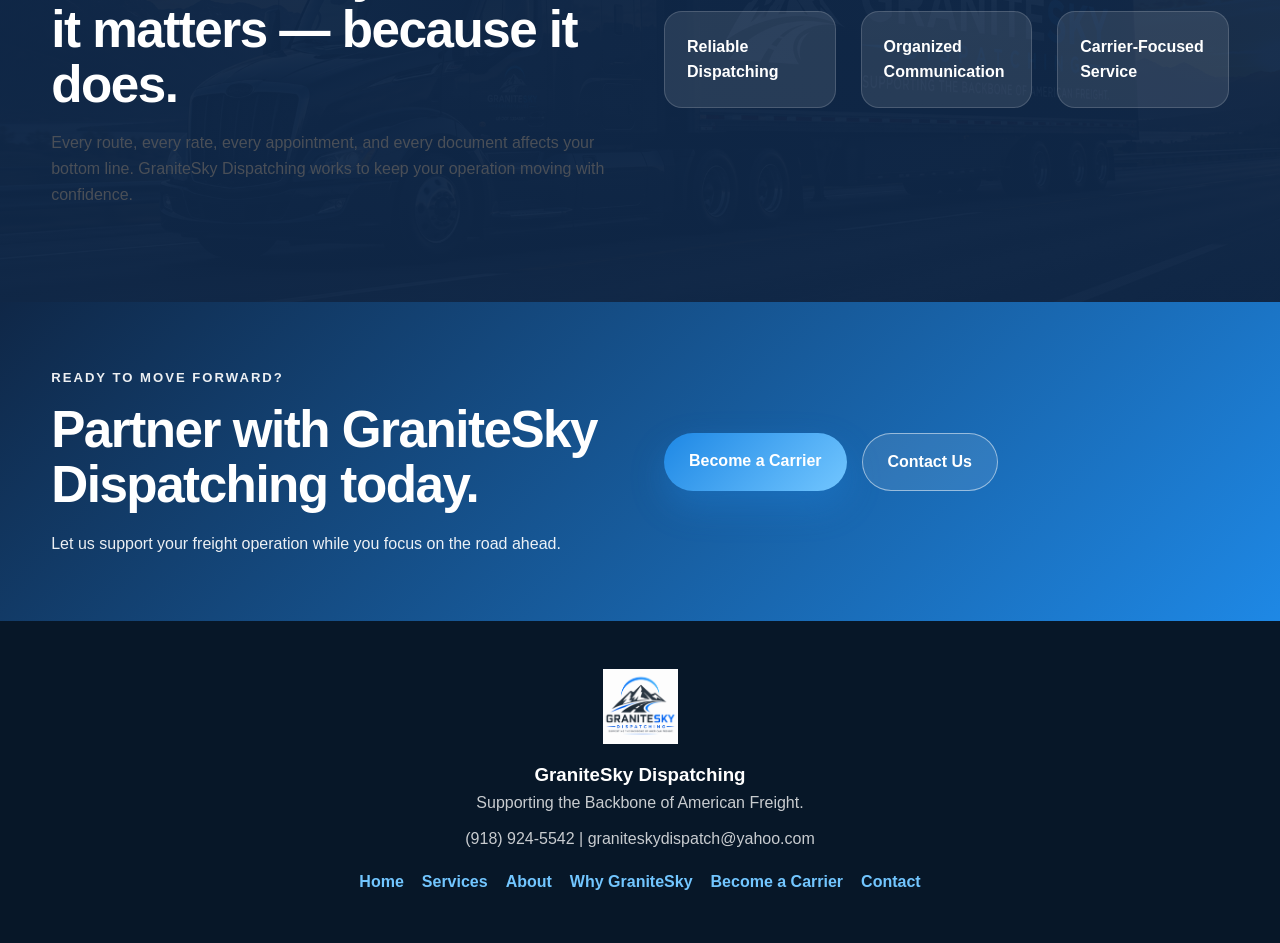
<file: why-granitesky.html>
<!DOCTYPE html>
<html lang="en">
<head>
  <meta charset="UTF-8" />
  <meta name="viewport" content="width=device-width, initial-scale=1.0" />
  <title>Why GraniteSky | GraniteSky Dispatching</title>
  <meta name="description" content="Discover why owner-operators and small fleets choose GraniteSky Dispatching for reliable nationwide truck dispatch support." />
  <link rel="stylesheet" href="style.css" />
  <script defer src="script.js"></script>
</head>

<body>

<header class="site-header">
  <div class="container navbar">
    <a href="index.html" class="logo">
      <img src="logo.png" alt="GraniteSky Dispatching Logo">
      <span>GraniteSky Dispatching</span>
    </a>

    <button class="menu-btn">☰</button>

    <nav class="nav-links">
      <a href="index.html">Home</a>
      <a href="services.html">Services</a>
      <a href="about.html">About</a>
      <a class="active" href="why-granitesky.html">Why GraniteSky</a>
      <a href="become-a-carrier.html">Become a Carrier</a>
      <a href="contact.html">Contact</a>
      <a class="nav-cta" href="become-a-carrier.html">Apply Now</a>
    </nav>
  </div>
</header>

<section class="page-hero">
  <div class="container">
    <p class="eyebrow">Why GraniteSky</p>
    <h1>Built Around Carrier Success</h1>
    <p>
      GraniteSky Dispatching supports owner-operators and small fleets with professional representation,
      dependable communication, and dispatching built around long-term growth.
    </p>
  </div>
</section>

<section class="section">
  <div class="container">
    <div class="section-title">
      <p class="eyebrow">Carrier-Focused Support</p>
      <h2>Why Carriers Choose GraniteSky</h2>
    </div>

    <div class="grid-4">
      <div class="card"><div class="icon">🚛</div><h3>Driver-First Service</h3><p>Your business goals, preferences, lanes, and time matter to us.</p></div>
      <div class="card"><div class="icon">💬</div><h3>Honest Communication</h3><p>Clear updates, dependable support, and straightforward expectations.</p></div>
      <div class="card"><div class="icon">💵</div><h3>Better Rate Negotiation</h3><p>We negotiate with trusted brokers to help improve your revenue.</p></div>
      <div class="card"><div class="icon">🛣️</div><h3>Reduced Deadhead Miles</h3><p>Smarter planning helps reduce empty miles and improve efficiency.</p></div>
      <div class="card"><div class="icon">🇺🇸</div><h3>Nationwide Support</h3><p>Dispatching support for carriers moving freight across the United States.</p></div>
      <div class="card"><div class="icon">⚡</div><h3>Fast Response Times</h3><p>Responsive support when you need load updates, broker help, or paperwork assistance.</p></div>
      <div class="card"><div class="icon">🤝</div><h3>Long-Term Partnerships</h3><p>We focus on relationships, consistency, and professional growth.</p></div>
      <div class="card"><div class="icon">📋</div><h3>Professional Representation</h3><p>We communicate with brokers professionally on behalf of your company.</p></div>
    </div>
  </div>
</section>

<section class="section section-dark">
  <div class="container split">
    <div>
      <p class="eyebrow">A Better Dispatching Partner</p>
      <h2>We treat every load like it matters — because it does.</h2>
      <p>
        Every route, every rate, every appointment, and every document affects your bottom line.
        GraniteSky Dispatching works to keep your operation moving with confidence.
      </p>
    </div>

    <div class="steps">
      <div class="feature">Reliable Dispatching</div>
      <div class="feature">Organized Communication</div>
      <div class="feature">Carrier-Focused Service</div>
    </div>
  </div>
</section>

<section class="cta-band">
  <div class="container split">
    <div>
      <p class="eyebrow">Ready to Move Forward?</p>
      <h2>Partner with GraniteSky Dispatching today.</h2>
      <p>Let us support your freight operation while you focus on the road ahead.</p>
    </div>

    <div class="btn-row">
      <a href="become-a-carrier.html" class="btn btn-primary">Become a Carrier</a>
      <a href="contact.html" class="btn btn-secondary">Contact Us</a>
    </div>
  </div>
</section>

<footer class="site-footer">
  <div class="container">
    <img src="logo.png" alt="GraniteSky Dispatching Logo">
    <h3>GraniteSky Dispatching</h3>
    <p>Supporting the Backbone of American Freight.</p>
    <p>
      <a href="tel:9189245542">(918) 924-5542</a> |
      <a href="mailto:graniteskydispatch@yahoo.com">graniteskydispatch@yahoo.com</a>
    </p>

    <div class="footer-links">
      <a href="index.html">Home</a>
      <a href="services.html">Services</a>
      <a href="about.html">About</a>
      <a href="why-granitesky.html">Why GraniteSky</a>
      <a href="become-a-carrier.html">Become a Carrier</a>
      <a href="contact.html">Contact</a>
    </div>
  </div>
</footer>

</body>
</html>
</file>
<file: style.css>
:root {
  --navy: #0F2747;
  --navy-dark: #071728;
  --granite: #4A4F57;
  --blue: #1E88E5;
  --light-blue: #72C6FF;
  --white: #FFFFFF;
  --soft: #F4F8FC;
  --line: rgba(15, 39, 71, 0.12);
  --shadow: 0 22px 60px rgba(15, 39, 71, 0.14);
}

* {
  margin: 0;
  padding: 0;
  box-sizing: border-box;
}

html { scroll-behavior: smooth; }

body {
  font-family: Arial, Helvetica, sans-serif;
  background: var(--white);
  color: var(--navy-dark);
  line-height: 1.6;
}

a { color: inherit; text-decoration: none; }
img { max-width: 100%; display: block; }

.container {
  width: min(1200px, 92%);
  margin: auto;
}

.site-header {
  position: fixed;
  top: 0;
  width: 100%;
  z-index: 999;
  background: rgba(15, 39, 71, 0.94);
  backdrop-filter: blur(16px);
  border-bottom: 1px solid rgba(255,255,255,0.12);
}

.navbar {
  height: 82px;
  display: flex;
  align-items: center;
  justify-content: space-between;
}

.logo {
  display: flex;
  align-items: center;
  gap: 12px;
  color: white;
  font-weight: 900;
  letter-spacing: .4px;
}

.logo img {
  height: 54px;
  width: auto;
}

.nav-links {
  display: flex;
  align-items: center;
  gap: 25px;
  color: white;
  font-size: .96rem;
  font-weight: 700;
}

.nav-links a {
  opacity: .92;
  transition: .25s;
}

.nav-links a:hover,
.nav-links a.active {
  color: var(--light-blue);
}

.nav-cta {
  background: linear-gradient(135deg, var(--blue), var(--light-blue));
  padding: 11px 18px;
  border-radius: 999px;
  color: white !important;
  box-shadow: 0 12px 28px rgba(30,136,229,.28);
}

.menu-btn {
  display: none;
  background: none;
  border: none;
  color: white;
  font-size: 2rem;
  cursor: pointer;
}

.hero {
  min-height: 100vh;
  padding: 145px 0 90px;
  color: white;
  display: flex;
  align-items: center;
  background:
    linear-gradient(90deg, rgba(7,23,40,.94), rgba(15,39,71,.68), rgba(15,39,71,.22)),
    url("hero-truck.png") center/cover no-repeat;
}

.page-hero {
  min-height: 54vh;
  padding: 150px 0 80px;
  color: white;
  background:
    linear-gradient(90deg, rgba(7,23,40,.95), rgba(15,39,71,.72)),
    url("hero-truck.png") center/cover no-repeat;
}

.hero-content { max-width: 760px; }

.eyebrow {
  color: var(--light-blue);
  text-transform: uppercase;
  letter-spacing: 2px;
  font-size: .82rem;
  font-weight: 900;
  margin-bottom: 14px;
}

h1 {
  font-size: clamp(3rem, 7vw, 6.6rem);
  line-height: .95;
  letter-spacing: -3px;
  margin-bottom: 20px;
}

.page-hero h1 { font-size: clamp(2.7rem, 5vw, 5rem); }

h2 {
  color: var(--navy);
  font-size: clamp(2rem, 4vw, 3.35rem);
  line-height: 1.08;
  letter-spacing: -1.5px;
  margin-bottom: 18px;
}

.hero h2,
.page-hero h2 {
  color: white;
  font-size: clamp(1.45rem, 3vw, 2.3rem);
}

.hero p,
.page-hero p {
  font-size: 1.15rem;
  color: rgba(255,255,255,.9);
  max-width: 700px;
  margin-bottom: 32px;
}

p { color: var(--granite); }

.hero p,
.page-hero p,
.dark p {
  color: rgba(255,255,255,.86);
}

.btn-row {
  display: flex;
  flex-wrap: wrap;
  gap: 15px;
}

.btn {
  display: inline-block;
  border: none;
  cursor: pointer;
  padding: 15px 25px;
  border-radius: 999px;
  font-weight: 900;
  transition: .28s;
  font-size: 1rem;
}

.btn-primary {
  background: linear-gradient(135deg, var(--blue), var(--light-blue));
  color: white;
  box-shadow: 0 15px 35px rgba(30,136,229,.32);
}

.btn-secondary {
  color: white;
  border: 1px solid rgba(255,255,255,.5);
  background: rgba(255,255,255,.1);
}

.btn-dark {
  background: var(--navy);
  color: white;
}

.btn:hover { transform: translateY(-3px); }

.section { padding: 95px 0; }

.section-soft { background: var(--soft); }

.section-dark {
  background:
    linear-gradient(rgba(15,39,71,.96), rgba(15,39,71,.96)),
    url("hero-truck.png") center/cover no-repeat;
  color: white;
}

.section-dark h2 { color: white; }

.section-title {
  max-width: 780px;
  margin-bottom: 45px;
}

.grid-3 {
  display: grid;
  grid-template-columns: repeat(3, 1fr);
  gap: 25px;
}

.grid-4 {
  display: grid;
  grid-template-columns: repeat(4, 1fr);
  gap: 18px;
}

.card {
  background: white;
  padding: 32px;
  border-radius: 26px;
  box-shadow: var(--shadow);
  border: 1px solid var(--line);
  transition: .3s;
}

.card:hover { transform: translateY(-8px); }

.card h3 {
  color: var(--navy);
  font-size: 1.28rem;
  margin-bottom: 10px;
}

.icon {
  width: 52px;
  height: 52px;
  display: grid;
  place-items: center;
  border-radius: 16px;
  background: linear-gradient(135deg, var(--blue), var(--light-blue));
  color: white;
  font-size: 1.45rem;
  margin-bottom: 20px;
}

.feature {
  padding: 22px;
  border-radius: 18px;
  background: rgba(255,255,255,.1);
  border: 1px solid rgba(255,255,255,.16);
  color: white;
  font-weight: 900;
}

.split {
  display: grid;
  grid-template-columns: 1fr 1fr;
  gap: 48px;
  align-items: center;
}

.photo-card {
  min-height: 440px;
  border-radius: 30px;
  background: url("hero-truck.png") center/cover no-repeat;
  box-shadow: 0 28px 70px rgba(15,39,71,.22);
}

.steps {
  display: grid;
  grid-template-columns: repeat(3, 1fr);
  gap: 25px;
}

.step {
  padding: 34px;
  border-radius: 24px;
  background: white;
  box-shadow: var(--shadow);
  border-left: 6px solid var(--blue);
}

.step strong {
  display: block;
  color: var(--blue);
  font-size: 2.2rem;
  margin-bottom: 8px;
}

.form-grid {
  display: grid;
  grid-template-columns: repeat(2, 1fr);
  gap: 17px;
}

input,
textarea,
select {
  width: 100%;
  padding: 16px;
  border-radius: 15px;
  border: 1px solid rgba(15,39,71,.18);
  font: inherit;
  background: white;
}

textarea {
  grid-column: span 2;
  min-height: 140px;
  resize: vertical;
}

.form-grid button { grid-column: span 2; }

.contact-grid {
  display: grid;
  grid-template-columns: .9fr 1.1fr;
  gap: 40px;
}

.contact-panel {
  background: var(--navy);
  color: white;
  padding: 38px;
  border-radius: 28px;
  box-shadow: var(--shadow);
}

.contact-panel h2 { color: white; }

.contact-panel p {
  color: rgba(255,255,255,.86);
  margin-bottom: 16px;
}

.contact-panel a {
  color: var(--light-blue);
  font-weight: 900;
}

.cta-band {
  background: linear-gradient(135deg, var(--navy), var(--blue));
  color: white;
  padding: 65px 0;
}

.cta-band h2 {
  color: white;
}

.cta-band p {
  color: rgba(255,255,255,.92);
}

.site-footer {
  background: var(--navy-dark);
  color: white;
  padding: 48px 0;
  text-align: center;
}

.site-footer img {
  height: 75px;
  margin: 0 auto 16px;
}

.site-footer p {
  color: rgba(255,255,255,.78);
  margin-bottom: 10px;
}

.footer-links {
  margin-top: 18px;
  display: flex;
  justify-content: center;
  flex-wrap: wrap;
  gap: 18px;
}

.footer-links a {
  color: var(--light-blue);
  font-weight: 800;
}

.reveal {
  opacity: 0;
  transform: translateY(28px);
  transition: .7s ease;
}

.reveal.show {
  opacity: 1;
  transform: translateY(0);
}

@media (max-width: 930px) {
  .menu-btn { display: block; }

  .nav-links {
    position: absolute;
    top: 82px;
    left: 0;
    width: 100%;
    background: var(--navy);
    padding: 24px;
    flex-direction: column;
    align-items: flex-start;
    display: none;
  }

  .nav-links.open { display: flex; }

  .grid-3,
  .grid-4,
  .steps,
  .split,
  .contact-grid {
    grid-template-columns: 1fr;
  }

  .form-grid { grid-template-columns: 1fr; }

  textarea,
  .form-grid button {
    grid-column: span 1;
  }

  .hero {
    background:
      linear-gradient(rgba(7,23,40,.88), rgba(7,23,40,.88)),
      url("hero-truck.png") center/cover no-repeat;
  }

  .logo span { display: none; }
}
</file>
